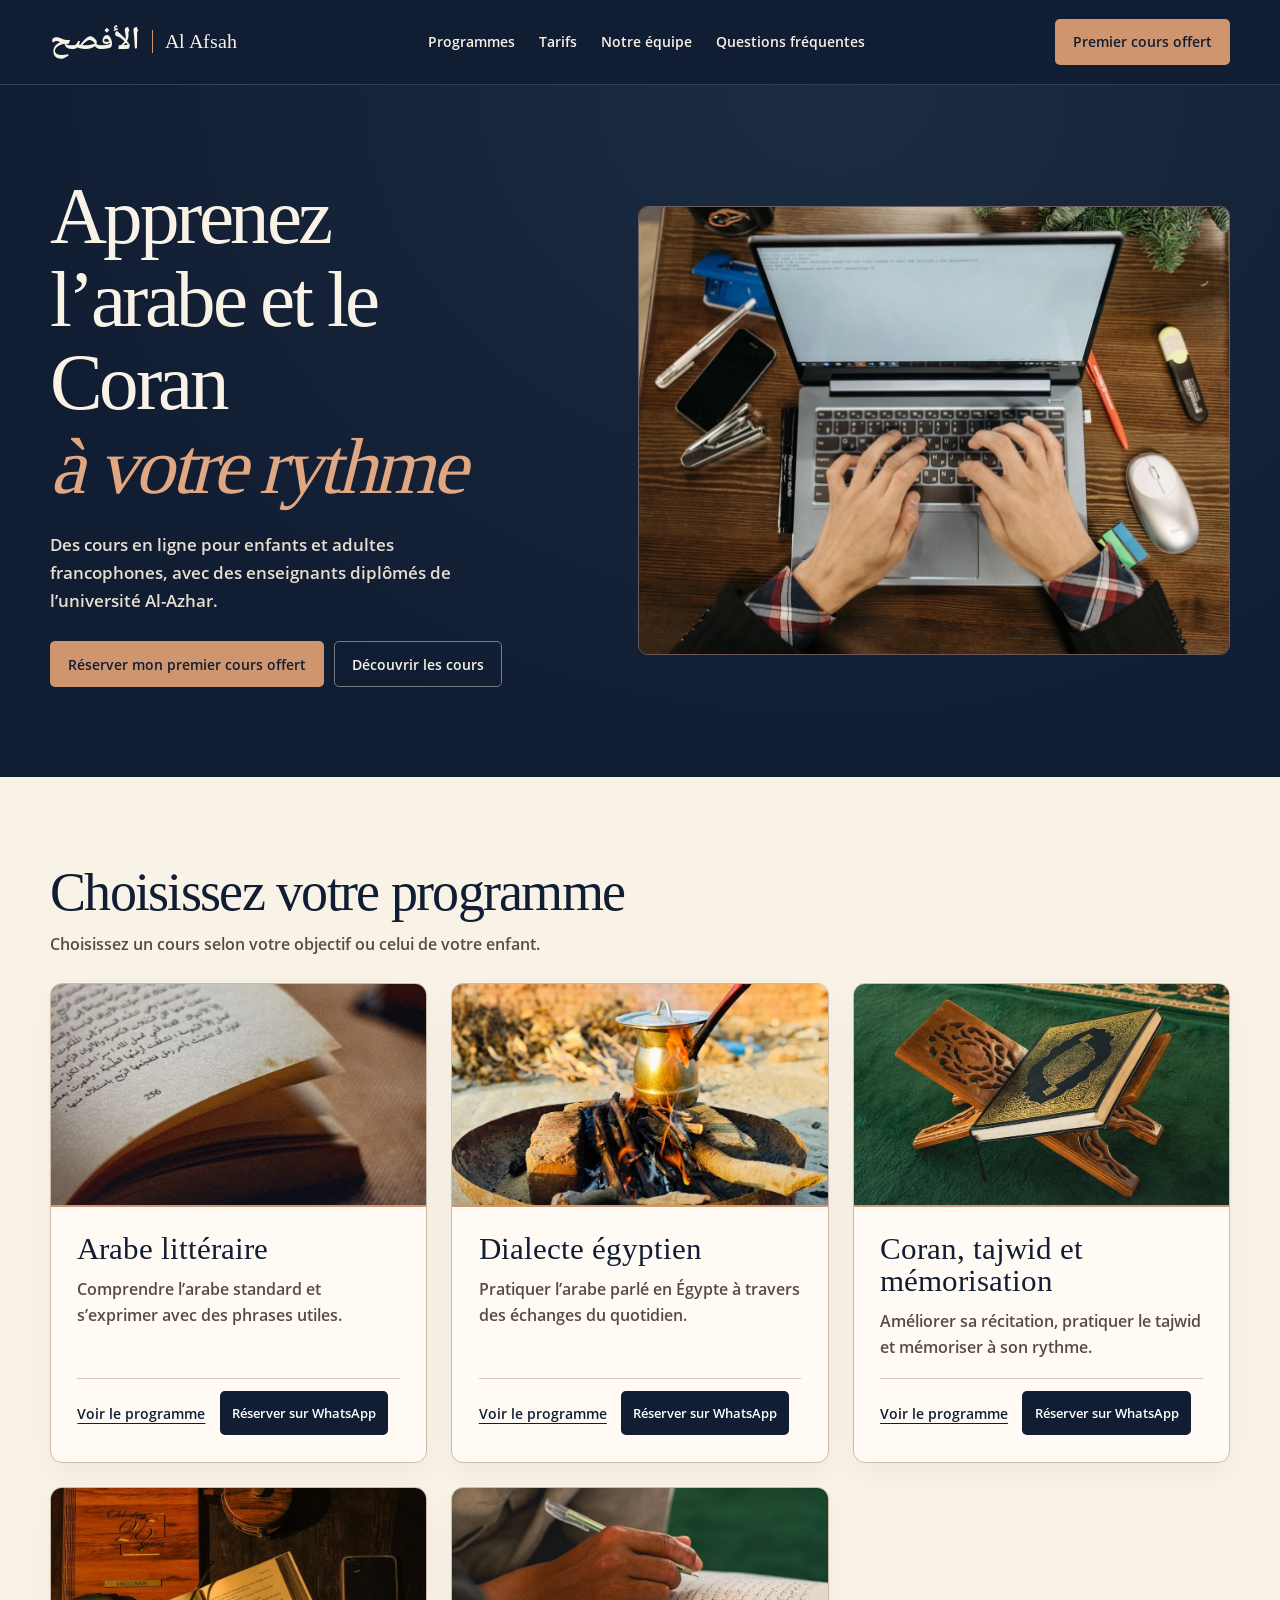
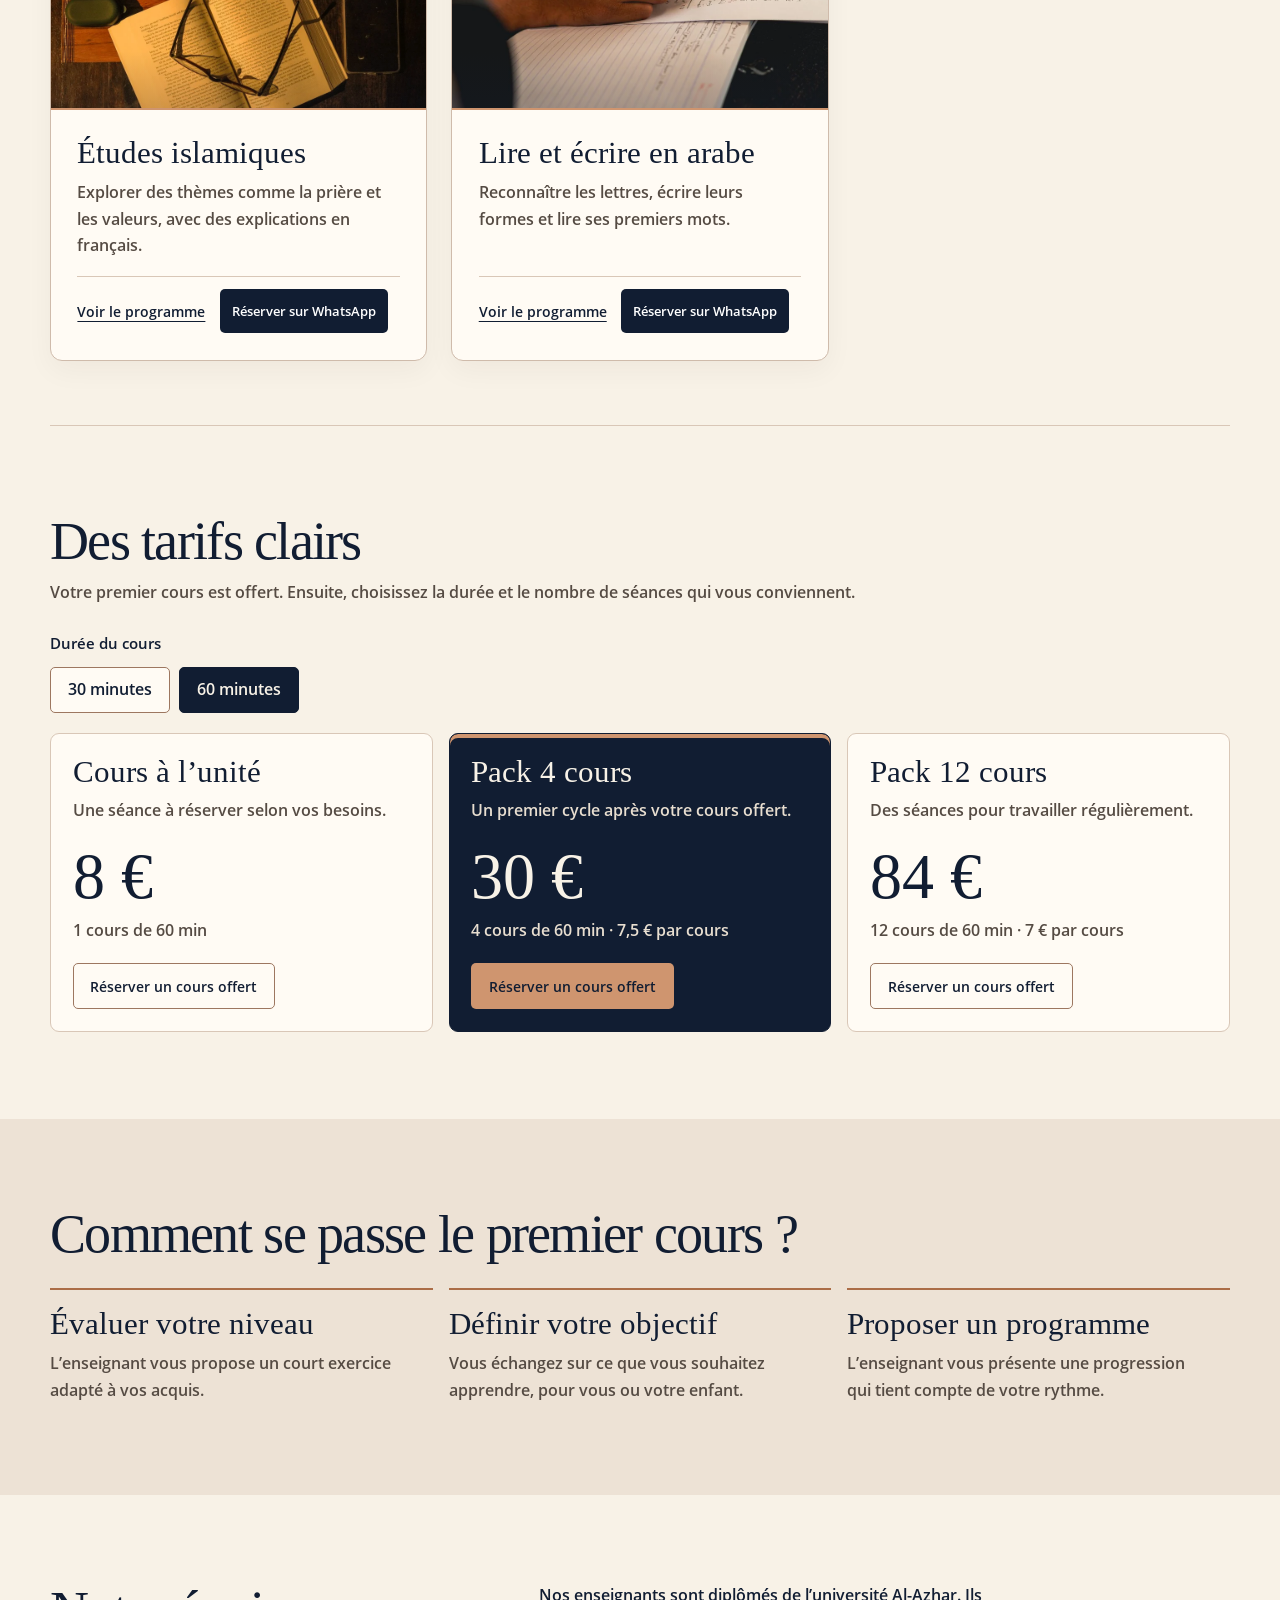
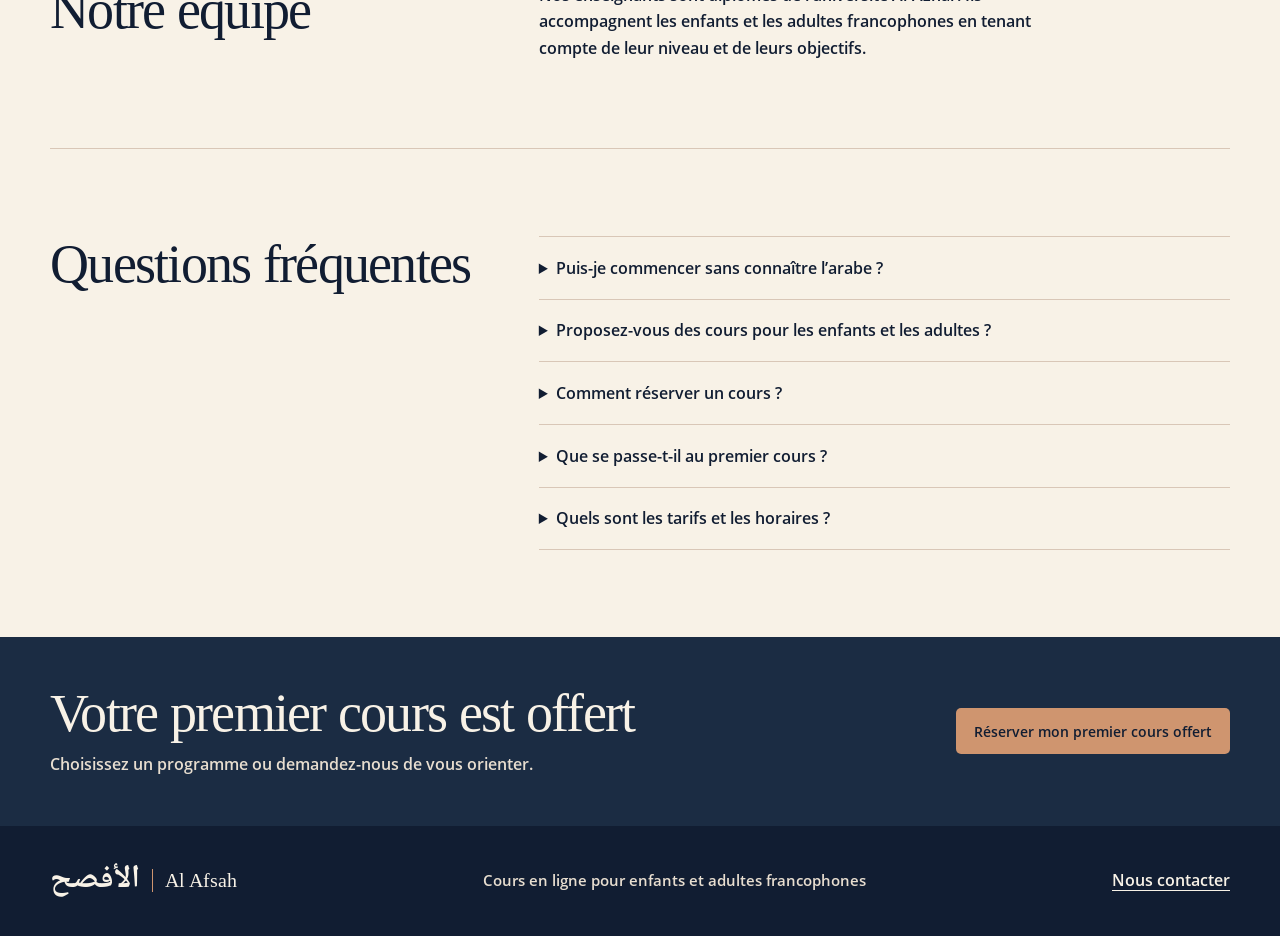
<file: index.html>
<!doctype html><html lang="fr"><head><meta charset="utf-8"><meta name="viewport" content="width=device-width, initial-scale=1"><title>Al Afsah | Cours d’arabe et de Coran en ligne</title><meta name="description" content="Des cours en ligne pour enfants et adultes francophones, avec des enseignants diplômés de l’université Al-Azhar."><link rel="canonical" href="https://al-afsah-academie.leanepoch4.chatgpt.site/"><meta property="og:title" content="Al Afsah | Cours d’arabe et de Coran en ligne"><meta property="og:description" content="Des cours en ligne pour enfants et adultes francophones, avec des enseignants diplômés de l’université Al-Azhar."><meta property="og:image" content="https://al-afsah-academie.leanepoch4.chatgpt.site/assets/hero.webp"><meta name="theme-color" content="#111d32"><link rel="stylesheet" href="styles.css"><script src="main.js" defer></script></head><body><a class="skip" href="#contenu">Aller au contenu</a><header class="site-header"><div class="wrap nav"><a class="brand" href="index.html" aria-label="Al Afsah, accueil"><b lang="ar" dir="rtl">الأفصح</b><span>Al Afsah</span></a><nav aria-label="Navigation principale"><a href="index.html#programmes">Programmes</a><a href="index.html#tarifs">Tarifs</a><a href="index.html#equipe">Notre équipe</a><a href="index.html#questions">Questions fréquentes</a></nav><a class="button header-button" href="https://wa.me/201159014574?text=Bonjour%2C%20je%20souhaite%20r%C3%A9server%20un%20premier%20cours%20offert%20chez%20Al%20Afsah.%20Pouvez-vous%20me%20renseigner%20%3F" target="_blank" rel="noopener noreferrer">Premier cours offert</a></div></header><main id="contenu"><section class="hero"><div class="wrap hero-layout"><div class="hero-copy"><h1>Apprenez l’arabe et le Coran <em>à votre rythme</em></h1><p>Des cours en ligne pour enfants et adultes francophones, avec des enseignants diplômés de l’université Al-Azhar.</p><div class="actions"><a class="button primary" href="https://wa.me/201159014574?text=Bonjour%2C%20je%20souhaite%20r%C3%A9server%20un%20premier%20cours%20offert%20chez%20Al%20Afsah.%20Pouvez-vous%20me%20renseigner%20%3F" target="_blank" rel="noopener noreferrer">Réserver mon premier cours offert</a><a class="button outline" href="#programmes">Découvrir les cours</a></div></div><figure class="hero-figure"><img src="assets/hero.webp" alt="Des mains sur le clavier d’un ordinateur portable, avec du matériel de travail sur le bureau." fetchpriority="high"></figure></div></section>
<section id="programmes" class="wrap section"><div class="section-heading"><h2>Choisissez votre programme</h2><p>Choisissez un cours selon votre objectif ou celui de votre enfant.</p></div><div class="grid course-grid"><article class="card" data-course="arabe-litteraire"><div class="card-photo"><img src="assets/litteraire.webp" alt="Un livre de littérature arabe ouvert sur une page imprimée." loading="lazy"></div><div class="card-body"><h3>Arabe littéraire</h3><p>Comprendre l’arabe standard et s’exprimer avec des phrases utiles.</p><div class="card-actions"><a class="program-link" href="programmes/arabe-litteraire/index.html" aria-label="Voir le programme Arabe littéraire">Voir le programme</a><a class="button small" href="https://wa.me/201159014574?text=Bonjour%2C%20je%20souhaite%20r%C3%A9server%20un%20premier%20cours%20offert%20pour%20le%20programme%20Arabe%20litt%C3%A9raire.%20Quels%20cr%C3%A9neaux%20proposez-vous%20%3F" target="_blank" rel="noopener noreferrer">Réserver sur WhatsApp</a></div></div></article><article class="card" data-course="dialecte-egyptien"><div class="card-photo"><img src="assets/egyptien.webp" alt="Une théière chauffe sur un feu en plein air à Gizeh, en Égypte." loading="lazy"></div><div class="card-body"><h3>Dialecte égyptien</h3><p>Pratiquer l’arabe parlé en Égypte à travers des échanges du quotidien.</p><div class="card-actions"><a class="program-link" href="programmes/dialecte-egyptien/index.html" aria-label="Voir le programme Dialecte égyptien">Voir le programme</a><a class="button small" href="https://wa.me/201159014574?text=Bonjour%2C%20je%20souhaite%20r%C3%A9server%20un%20premier%20cours%20offert%20pour%20le%20programme%20Dialecte%20%C3%A9gyptien.%20Quels%20cr%C3%A9neaux%20proposez-vous%20%3F" target="_blank" rel="noopener noreferrer">Réserver sur WhatsApp</a></div></div></article><article class="card" data-course="coran-tajwid"><div class="card-photo"><img src="assets/coran.webp" alt="Un exemplaire fermé du Coran repose sur un lutrin en bois dans une mosquée." loading="lazy"></div><div class="card-body"><h3>Coran, tajwid et mémorisation</h3><p>Améliorer sa récitation, pratiquer le tajwid et mémoriser à son rythme.</p><div class="card-actions"><a class="program-link" href="programmes/coran-tajwid/index.html" aria-label="Voir le programme Coran, tajwid et mémorisation">Voir le programme</a><a class="button small" href="https://wa.me/201159014574?text=Bonjour%2C%20je%20souhaite%20r%C3%A9server%20un%20premier%20cours%20offert%20pour%20le%20programme%20Coran%2C%20tajwid%20et%20m%C3%A9morisation.%20Quels%20cr%C3%A9neaux%20proposez-vous%20%3F" target="_blank" rel="noopener noreferrer">Réserver sur WhatsApp</a></div></div></article><article class="card" data-course="etudes-islamiques"><div class="card-photo"><img src="assets/etudes.webp" alt="Un livre ouvert, des lunettes et un carnet sur une table de lecture." loading="lazy"></div><div class="card-body"><h3>Études islamiques</h3><p>Explorer des thèmes comme la prière et les valeurs, avec des explications en français.</p><div class="card-actions"><a class="program-link" href="programmes/etudes-islamiques/index.html" aria-label="Voir le programme Études islamiques">Voir le programme</a><a class="button small" href="https://wa.me/201159014574?text=Bonjour%2C%20je%20souhaite%20r%C3%A9server%20un%20premier%20cours%20offert%20pour%20le%20programme%20%C3%89tudes%20islamiques.%20Quels%20cr%C3%A9neaux%20proposez-vous%20%3F" target="_blank" rel="noopener noreferrer">Réserver sur WhatsApp</a></div></div></article><article class="card" data-course="lire-ecrire-arabe"><div class="card-photo"><img src="assets/ecriture.webp" alt="Une main écrit à l’encre sur une page en arabe." loading="lazy"></div><div class="card-body"><h3>Lire et écrire en arabe</h3><p>Reconnaître les lettres, écrire leurs formes et lire ses premiers mots.</p><div class="card-actions"><a class="program-link" href="programmes/lire-ecrire-arabe/index.html" aria-label="Voir le programme Lire et écrire en arabe">Voir le programme</a><a class="button small" href="https://wa.me/201159014574?text=Bonjour%2C%20je%20souhaite%20r%C3%A9server%20un%20premier%20cours%20offert%20pour%20le%20programme%20Lire%20et%20%C3%A9crire%20en%20arabe.%20Quels%20cr%C3%A9neaux%20proposez-vous%20%3F" target="_blank" rel="noopener noreferrer">Réserver sur WhatsApp</a></div></div></article></div></section>
<section id="tarifs" class="wrap section pricing"><div class="section-heading"><h2>Des tarifs clairs</h2><p>Votre premier cours est offert. Ensuite, choisissez la durée et le nombre de séances qui vous conviennent.</p></div>
<fieldset class="duration-picker"><legend>Durée du cours</legend>
<input type="radio" name="duration" id="duration-30"><label for="duration-30">30 minutes</label>
<input type="radio" name="duration" id="duration-60" checked><label for="duration-60">60 minutes</label>
<div class="price-grid price-30" aria-label="Tarifs pour 30 minutes"><article class="price-card"><h3>Cours à l’unité</h3><p class="price-description">Une séance à réserver selon vos besoins.</p><p class="price-total">4,5 €</p><p class="price-unit">1 cours de 30 min</p><a class="button price-button" href="https://wa.me/201159014574?text=Bonjour%2C%20je%20souhaite%20r%C3%A9server%20un%20premier%20cours%20offert%20chez%20Al%20Afsah.%20Je%20suis%20int%C3%A9ress%C3%A9(e)%20par%20un%20cours%20de%2030%20minutes.%20Pouvez-vous%20me%20renseigner%20%3F" target="_blank" rel="noopener noreferrer">Réserver un cours offert</a></article><article class="price-card price-highlight"><h3>Pack 4 cours</h3><p class="price-description">Un premier cycle après votre cours offert.</p><p class="price-total">16 €</p><p class="price-unit">4 cours de 30 min · 4 € par cours</p><a class="button primary" href="https://wa.me/201159014574?text=Bonjour%2C%20je%20souhaite%20r%C3%A9server%20un%20premier%20cours%20offert%20chez%20Al%20Afsah.%20Je%20suis%20int%C3%A9ress%C3%A9(e)%20par%20le%20pack%20de%204%20cours%20de%2030%20minutes.%20Pouvez-vous%20me%20renseigner%20%3F" target="_blank" rel="noopener noreferrer">Réserver un cours offert</a></article><article class="price-card"><h3>Pack 12 cours</h3><p class="price-description">Des séances pour travailler régulièrement.</p><p class="price-total">42 €</p><p class="price-unit">12 cours de 30 min · 3,5 € par cours</p><a class="button price-button" href="https://wa.me/201159014574?text=Bonjour%2C%20je%20souhaite%20r%C3%A9server%20un%20premier%20cours%20offert%20chez%20Al%20Afsah.%20Je%20suis%20int%C3%A9ress%C3%A9(e)%20par%20le%20pack%20de%2012%20cours%20de%2030%20minutes.%20Pouvez-vous%20me%20renseigner%20%3F" target="_blank" rel="noopener noreferrer">Réserver un cours offert</a></article></div><div class="price-grid price-60" aria-label="Tarifs pour 60 minutes"><article class="price-card"><h3>Cours à l’unité</h3><p class="price-description">Une séance à réserver selon vos besoins.</p><p class="price-total">8 €</p><p class="price-unit">1 cours de 60 min</p><a class="button price-button" href="https://wa.me/201159014574?text=Bonjour%2C%20je%20souhaite%20r%C3%A9server%20un%20premier%20cours%20offert%20chez%20Al%20Afsah.%20Je%20suis%20int%C3%A9ress%C3%A9(e)%20par%20un%20cours%20de%2060%20minutes.%20Pouvez-vous%20me%20renseigner%20%3F" target="_blank" rel="noopener noreferrer">Réserver un cours offert</a></article><article class="price-card price-highlight"><h3>Pack 4 cours</h3><p class="price-description">Un premier cycle après votre cours offert.</p><p class="price-total">30 €</p><p class="price-unit">4 cours de 60 min · 7,5 € par cours</p><a class="button primary" href="https://wa.me/201159014574?text=Bonjour%2C%20je%20souhaite%20r%C3%A9server%20un%20premier%20cours%20offert%20chez%20Al%20Afsah.%20Je%20suis%20int%C3%A9ress%C3%A9(e)%20par%20le%20pack%20de%204%20cours%20de%2060%20minutes.%20Pouvez-vous%20me%20renseigner%20%3F" target="_blank" rel="noopener noreferrer">Réserver un cours offert</a></article><article class="price-card"><h3>Pack 12 cours</h3><p class="price-description">Des séances pour travailler régulièrement.</p><p class="price-total">84 €</p><p class="price-unit">12 cours de 60 min · 7 € par cours</p><a class="button price-button" href="https://wa.me/201159014574?text=Bonjour%2C%20je%20souhaite%20r%C3%A9server%20un%20premier%20cours%20offert%20chez%20Al%20Afsah.%20Je%20suis%20int%C3%A9ress%C3%A9(e)%20par%20le%20pack%20de%2012%20cours%20de%2060%20minutes.%20Pouvez-vous%20me%20renseigner%20%3F" target="_blank" rel="noopener noreferrer">Réserver un cours offert</a></article></div>
</fieldset></section>
<section class="steps-band"><div class="wrap section"><div class="section-heading"><h2>Comment se passe le premier cours&nbsp;?</h2></div><ol class="steps"><li><h3>Évaluer votre niveau</h3><p>L’enseignant vous propose un court exercice adapté à vos acquis.</p></li><li><h3>Définir votre objectif</h3><p>Vous échangez sur ce que vous souhaitez apprendre, pour vous ou votre enfant.</p></li><li><h3>Proposer un programme</h3><p>L’enseignant vous présente une progression qui tient compte de votre rythme.</p></li></ol></div></section>
<section id="equipe" class="wrap section team"><h2>Notre équipe</h2><p>Nos enseignants sont diplômés de l’université Al-Azhar. Ils accompagnent les enfants et les adultes francophones en tenant compte de leur niveau et de leurs objectifs.</p></section>
<section id="questions" class="wrap section faq"><div class="section-heading"><h2>Questions fréquentes</h2></div><div><details><summary>Puis-je commencer sans connaître l’arabe ?</summary><p>Oui. Lors du premier cours, l’enseignant repère vos acquis et vous propose un point de départ adapté.</p></details><details><summary>Proposez-vous des cours pour les enfants et les adultes ?</summary><p>Oui. Les activités sont adaptées à l’âge, au niveau et à l’objectif de chaque apprenant.</p></details><details><summary>Comment réserver un cours ?</summary><p>Choisissez un programme et ouvrez WhatsApp avec le bouton de réservation. L’académie vous indiquera les créneaux disponibles.</p></details><details><summary>Que se passe-t-il au premier cours ?</summary><p>L’enseignant évalue votre niveau, échange avec vous sur votre objectif et vous propose un programme adapté à votre rythme. Le premier cours est offert.</p></details><details><summary>Quels sont les tarifs et les horaires ?</summary><p>Consultez les <a href="#tarifs">tarifs des cours de 30 et 60 minutes</a>. Pour les créneaux disponibles, écrivez-nous sur <a class="inline-link" href="https://wa.me/201159014574?text=Bonjour%2C%20j%E2%80%99ai%20une%20question%20sur%20les%20cours%20d%E2%80%99Al%20Afsah." target="_blank" rel="noopener noreferrer">WhatsApp</a>.</p></details></div></section>
<section class="end-band"><div class="wrap end"><div><h2>Votre premier cours est offert</h2><p>Choisissez un programme ou demandez-nous de vous orienter.</p></div><a class="button primary" href="https://wa.me/201159014574?text=Bonjour%2C%20je%20souhaite%20r%C3%A9server%20un%20premier%20cours%20offert%20chez%20Al%20Afsah.%20Pouvez-vous%20me%20renseigner%20%3F" target="_blank" rel="noopener noreferrer">Réserver mon premier cours offert</a></div></section></main><footer><div class="wrap footer"><a class="brand" href="index.html" aria-label="Al Afsah, accueil"><b lang="ar" dir="rtl">الأفصح</b><span>Al Afsah</span></a><p>Cours en ligne pour enfants et adultes francophones</p><a class="footer-link" href="https://wa.me/201159014574?text=Bonjour%2C%20j%E2%80%99ai%20une%20question%20sur%20les%20cours%20d%E2%80%99Al%20Afsah." target="_blank" rel="noopener noreferrer">Nous contacter</a></div></footer><a class="floating" href="https://wa.me/201159014574?text=Bonjour%2C%20j%E2%80%99ai%20une%20question%20sur%20les%20cours%20d%E2%80%99Al%20Afsah." target="_blank" rel="noopener noreferrer">WhatsApp</a></body></html>
</file>
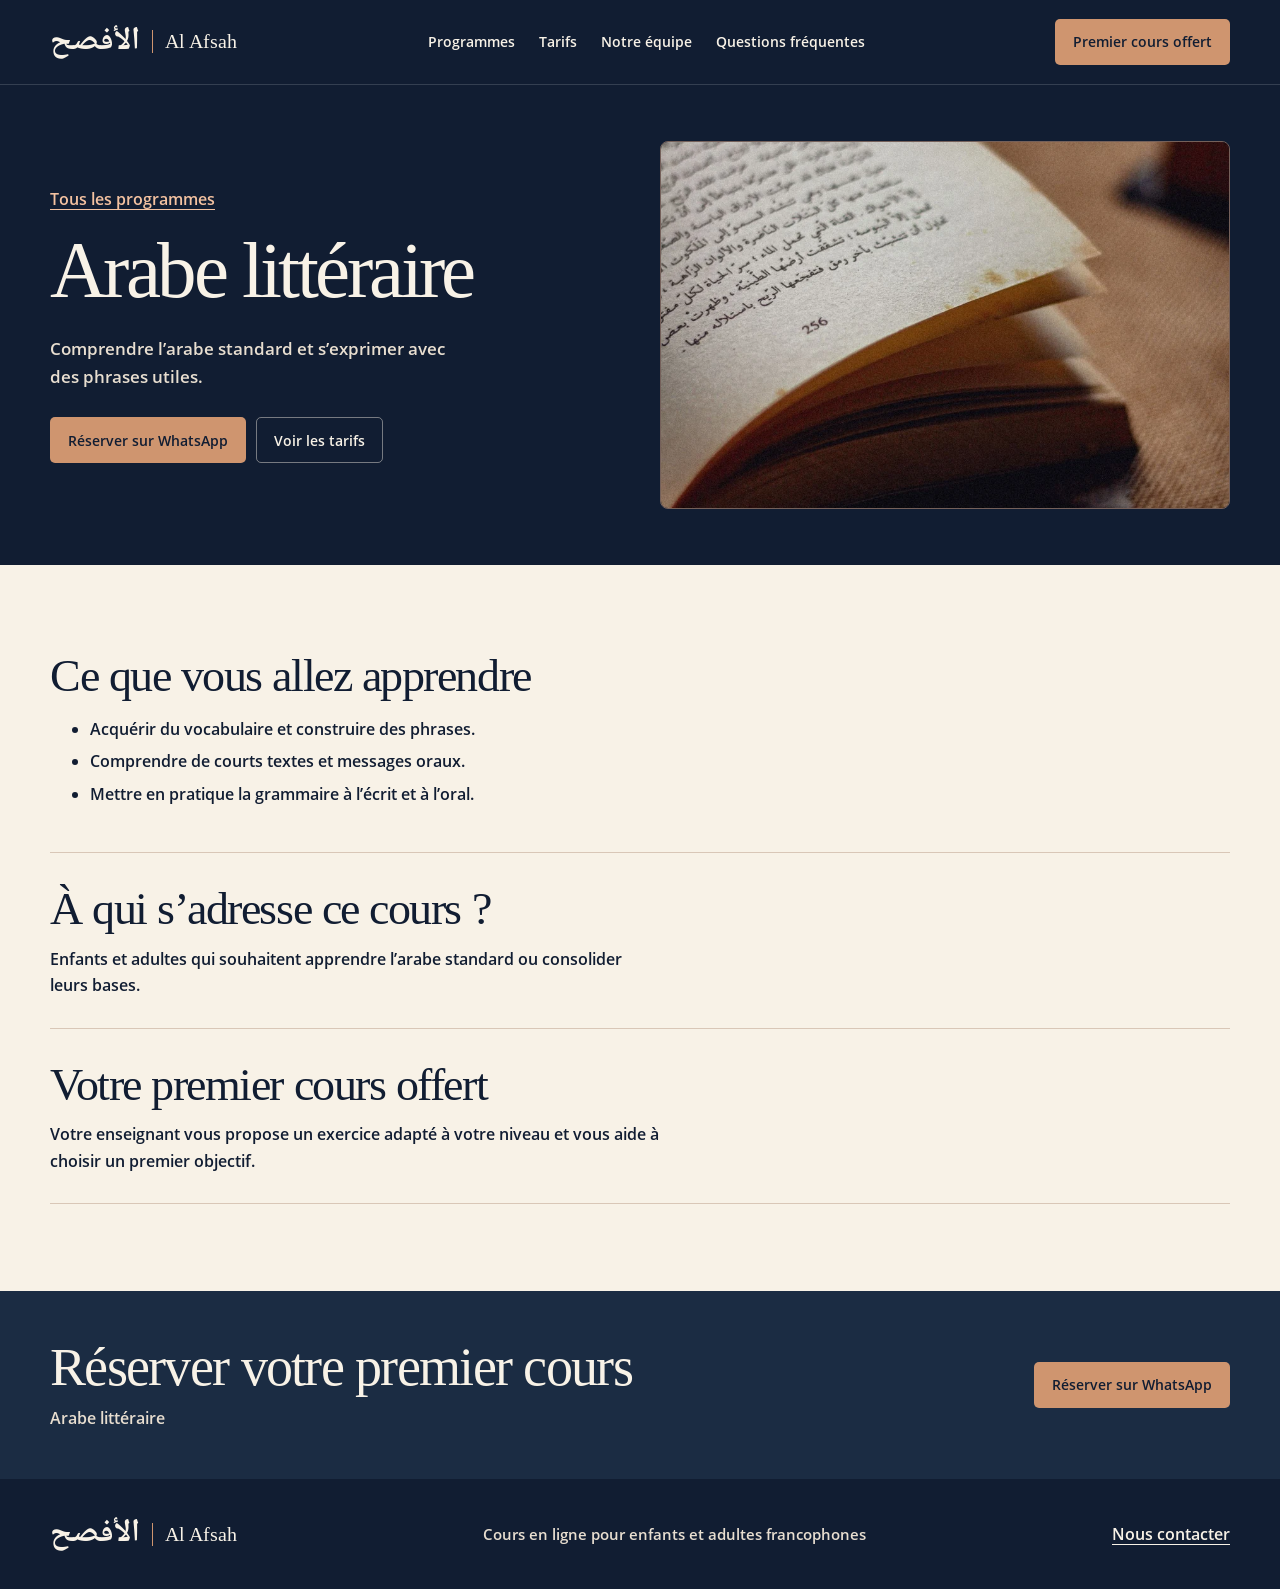
<file: programmes/arabe-litteraire/index.html>
<!doctype html><html lang="fr"><head><meta charset="utf-8"><meta name="viewport" content="width=device-width, initial-scale=1"><title>Arabe littéraire en ligne | Al Afsah</title><meta name="description" content="Comprendre l’arabe standard et s’exprimer avec des phrases utiles."><link rel="canonical" href="https://al-afsah-academie.leanepoch4.chatgpt.site/programmes/arabe-litteraire/"><meta property="og:title" content="Arabe littéraire en ligne | Al Afsah"><meta property="og:description" content="Comprendre l’arabe standard et s’exprimer avec des phrases utiles."><meta property="og:image" content="https://al-afsah-academie.leanepoch4.chatgpt.site/assets/hero.webp"><meta name="theme-color" content="#111d32"><link rel="stylesheet" href="../../styles.css"><script src="../../main.js" defer></script></head><body><a class="skip" href="#contenu">Aller au contenu</a><header class="site-header"><div class="wrap nav"><a class="brand" href="../../index.html" aria-label="Al Afsah, accueil"><b lang="ar" dir="rtl">الأفصح</b><span>Al Afsah</span></a><nav aria-label="Navigation principale"><a href="../../index.html#programmes">Programmes</a><a href="../../index.html#tarifs">Tarifs</a><a href="../../index.html#equipe">Notre équipe</a><a href="../../index.html#questions">Questions fréquentes</a></nav><a class="button header-button" href="https://wa.me/201159014574?text=Bonjour%2C%20je%20souhaite%20r%C3%A9server%20un%20premier%20cours%20offert%20chez%20Al%20Afsah.%20Pouvez-vous%20me%20renseigner%20%3F" target="_blank" rel="noopener noreferrer">Premier cours offert</a></div></header><main id="contenu"><section class="detail-hero"><div class="wrap detail-layout"><div><a class="back" href="../../index.html#programmes">Tous les programmes</a><h1>Arabe littéraire</h1><p>Comprendre l’arabe standard et s’exprimer avec des phrases utiles.</p><div class="actions"><a class="button primary" href="https://wa.me/201159014574?text=Bonjour%2C%20je%20souhaite%20r%C3%A9server%20un%20premier%20cours%20offert%20pour%20le%20programme%20Arabe%20litt%C3%A9raire.%20Quels%20cr%C3%A9neaux%20proposez-vous%20%3F" target="_blank" rel="noopener noreferrer">Réserver sur WhatsApp</a><a class="button outline" href="../../index.html#tarifs">Voir les tarifs</a></div></div><figure><img src="../../assets/litteraire.webp" alt="Un livre de littérature arabe ouvert sur une page imprimée." fetchpriority="high"></figure></div></section><div class="wrap section course-details"><section><h2>Ce que vous allez apprendre</h2><ul><li>Acquérir du vocabulaire et construire des phrases.</li><li>Comprendre de courts textes et messages oraux.</li><li>Mettre en pratique la grammaire à l’écrit et à l’oral.</li></ul></section><section><h2>À qui s’adresse ce cours&nbsp;?</h2><p>Enfants et adultes qui souhaitent apprendre l’arabe standard ou consolider leurs bases.</p></section><section><h2>Votre premier cours offert</h2><p>Votre enseignant vous propose un exercice adapté à votre niveau et vous aide à choisir un premier objectif.</p></section></div><section class="end-band"><div class="wrap end"><div><h2>Réserver votre premier cours</h2><p>Arabe littéraire</p></div><a class="button primary" href="https://wa.me/201159014574?text=Bonjour%2C%20je%20souhaite%20r%C3%A9server%20un%20premier%20cours%20offert%20pour%20le%20programme%20Arabe%20litt%C3%A9raire.%20Quels%20cr%C3%A9neaux%20proposez-vous%20%3F" target="_blank" rel="noopener noreferrer">Réserver sur WhatsApp</a></div></section></main><footer><div class="wrap footer"><a class="brand" href="../../index.html" aria-label="Al Afsah, accueil"><b lang="ar" dir="rtl">الأفصح</b><span>Al Afsah</span></a><p>Cours en ligne pour enfants et adultes francophones</p><a class="footer-link" href="https://wa.me/201159014574?text=Bonjour%2C%20j%E2%80%99ai%20une%20question%20sur%20les%20cours%20d%E2%80%99Al%20Afsah." target="_blank" rel="noopener noreferrer">Nous contacter</a></div></footer><a class="floating" href="https://wa.me/201159014574?text=Bonjour%2C%20j%E2%80%99ai%20une%20question%20sur%20les%20cours%20d%E2%80%99Al%20Afsah." target="_blank" rel="noopener noreferrer">WhatsApp</a></body></html>
</file>
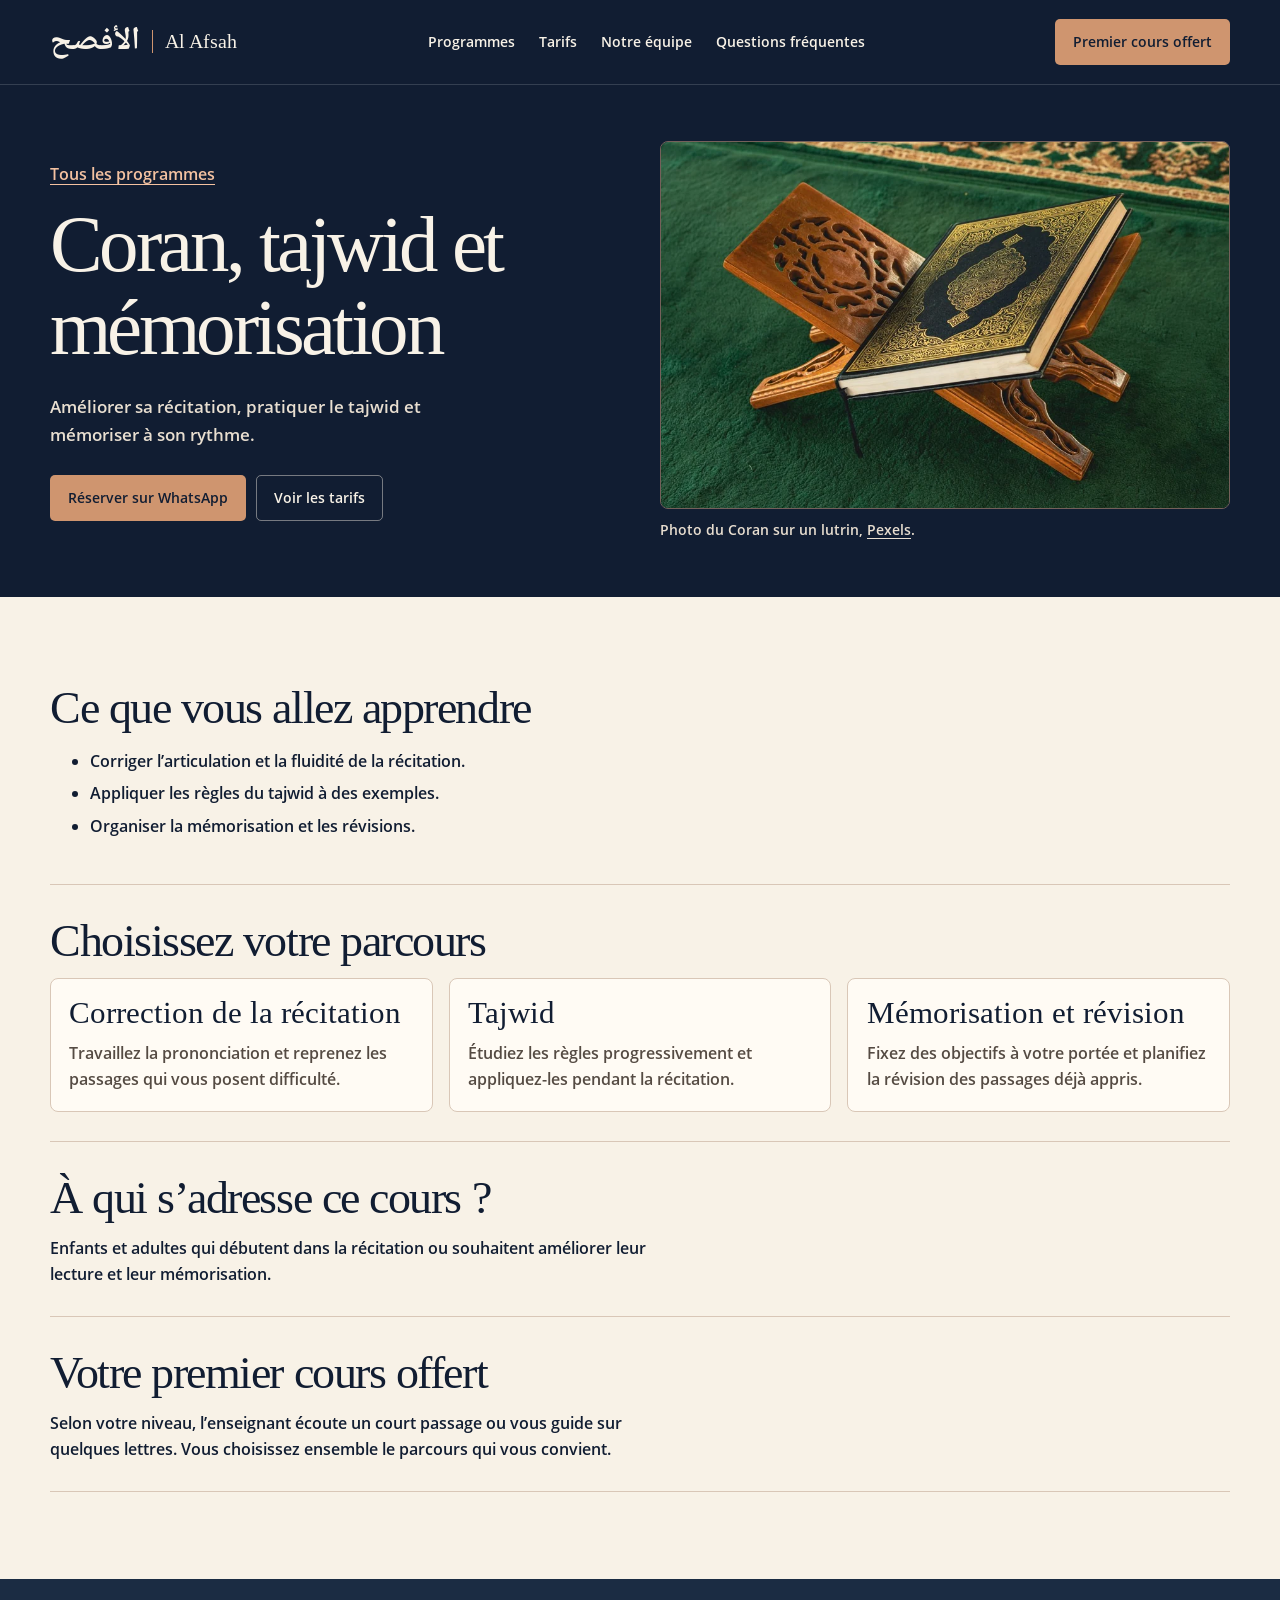
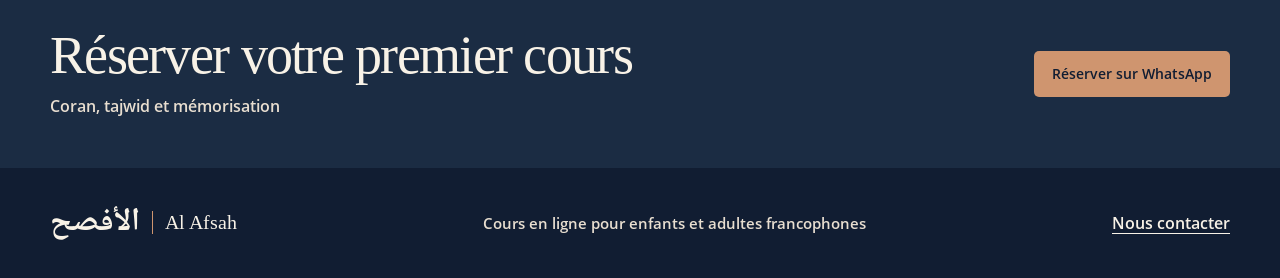
<file: programmes/coran-tajwid/index.html>
<!doctype html><html lang="fr"><head><meta charset="utf-8"><meta name="viewport" content="width=device-width, initial-scale=1"><title>Coran, tajwid et mémorisation en ligne | Al Afsah</title><meta name="description" content="Améliorer sa récitation, pratiquer le tajwid et mémoriser à son rythme."><link rel="canonical" href="https://al-afsah-academie.leanepoch4.chatgpt.site/programmes/coran-tajwid/"><meta property="og:title" content="Coran, tajwid et mémorisation en ligne | Al Afsah"><meta property="og:description" content="Améliorer sa récitation, pratiquer le tajwid et mémoriser à son rythme."><meta property="og:image" content="https://al-afsah-academie.leanepoch4.chatgpt.site/assets/hero.webp"><meta name="theme-color" content="#111d32"><link rel="stylesheet" href="../../styles.css"><script src="../../main.js" defer></script></head><body><a class="skip" href="#contenu">Aller au contenu</a><header class="site-header"><div class="wrap nav"><a class="brand" href="../../index.html" aria-label="Al Afsah, accueil"><b lang="ar" dir="rtl">الأفصح</b><span>Al Afsah</span></a><nav aria-label="Navigation principale"><a href="../../index.html#programmes">Programmes</a><a href="../../index.html#tarifs">Tarifs</a><a href="../../index.html#equipe">Notre équipe</a><a href="../../index.html#questions">Questions fréquentes</a></nav><a class="button header-button" href="https://wa.me/201159014574?text=Bonjour%2C%20je%20souhaite%20r%C3%A9server%20un%20premier%20cours%20offert%20chez%20Al%20Afsah.%20Pouvez-vous%20me%20renseigner%20%3F" target="_blank" rel="noopener noreferrer">Premier cours offert</a></div></header><main id="contenu"><section class="detail-hero"><div class="wrap detail-layout"><div><a class="back" href="../../index.html#programmes">Tous les programmes</a><h1>Coran, tajwid et mémorisation</h1><p>Améliorer sa récitation, pratiquer le tajwid et mémoriser à son rythme.</p><div class="actions"><a class="button primary" href="https://wa.me/201159014574?text=Bonjour%2C%20je%20souhaite%20r%C3%A9server%20un%20premier%20cours%20offert%20pour%20le%20programme%20Coran%2C%20tajwid%20et%20m%C3%A9morisation.%20Quels%20cr%C3%A9neaux%20proposez-vous%20%3F" target="_blank" rel="noopener noreferrer">Réserver sur WhatsApp</a><a class="button outline" href="../../index.html#tarifs">Voir les tarifs</a></div></div><figure><img src="../../assets/coran.webp" alt="Un exemplaire fermé du Coran repose sur un lutrin en bois dans une mosquée." fetchpriority="high"><figcaption class="credit">Photo du Coran sur un lutrin, <a href="https://www.pexels.com/photo/quran-on-wooden-stand-in-mosque-interior-28823668/">Pexels</a>.</figcaption></figure></div></section><div class="wrap section course-details"><section><h2>Ce que vous allez apprendre</h2><ul><li>Corriger l’articulation et la fluidité de la récitation.</li><li>Appliquer les règles du tajwid à des exemples.</li><li>Organiser la mémorisation et les révisions.</li></ul></section><section><h2>Choisissez votre parcours</h2><div class="paths"><article><h3>Correction de la récitation</h3><p>Travaillez la prononciation et reprenez les passages qui vous posent difficulté.</p></article><article><h3>Tajwid</h3><p>Étudiez les règles progressivement et appliquez-les pendant la récitation.</p></article><article><h3>Mémorisation et révision</h3><p>Fixez des objectifs à votre portée et planifiez la révision des passages déjà appris.</p></article></div></section><section><h2>À qui s’adresse ce cours&nbsp;?</h2><p>Enfants et adultes qui débutent dans la récitation ou souhaitent améliorer leur lecture et leur mémorisation.</p></section><section><h2>Votre premier cours offert</h2><p>Selon votre niveau, l’enseignant écoute un court passage ou vous guide sur quelques lettres. Vous choisissez ensemble le parcours qui vous convient.</p></section></div><section class="end-band"><div class="wrap end"><div><h2>Réserver votre premier cours</h2><p>Coran, tajwid et mémorisation</p></div><a class="button primary" href="https://wa.me/201159014574?text=Bonjour%2C%20je%20souhaite%20r%C3%A9server%20un%20premier%20cours%20offert%20pour%20le%20programme%20Coran%2C%20tajwid%20et%20m%C3%A9morisation.%20Quels%20cr%C3%A9neaux%20proposez-vous%20%3F" target="_blank" rel="noopener noreferrer">Réserver sur WhatsApp</a></div></section></main><footer><div class="wrap footer"><a class="brand" href="../../index.html" aria-label="Al Afsah, accueil"><b lang="ar" dir="rtl">الأفصح</b><span>Al Afsah</span></a><p>Cours en ligne pour enfants et adultes francophones</p><a class="footer-link" href="https://wa.me/201159014574?text=Bonjour%2C%20j%E2%80%99ai%20une%20question%20sur%20les%20cours%20d%E2%80%99Al%20Afsah." target="_blank" rel="noopener noreferrer">Nous contacter</a></div></footer><a class="floating" href="https://wa.me/201159014574?text=Bonjour%2C%20j%E2%80%99ai%20une%20question%20sur%20les%20cours%20d%E2%80%99Al%20Afsah." target="_blank" rel="noopener noreferrer">WhatsApp</a></body></html>
</file>
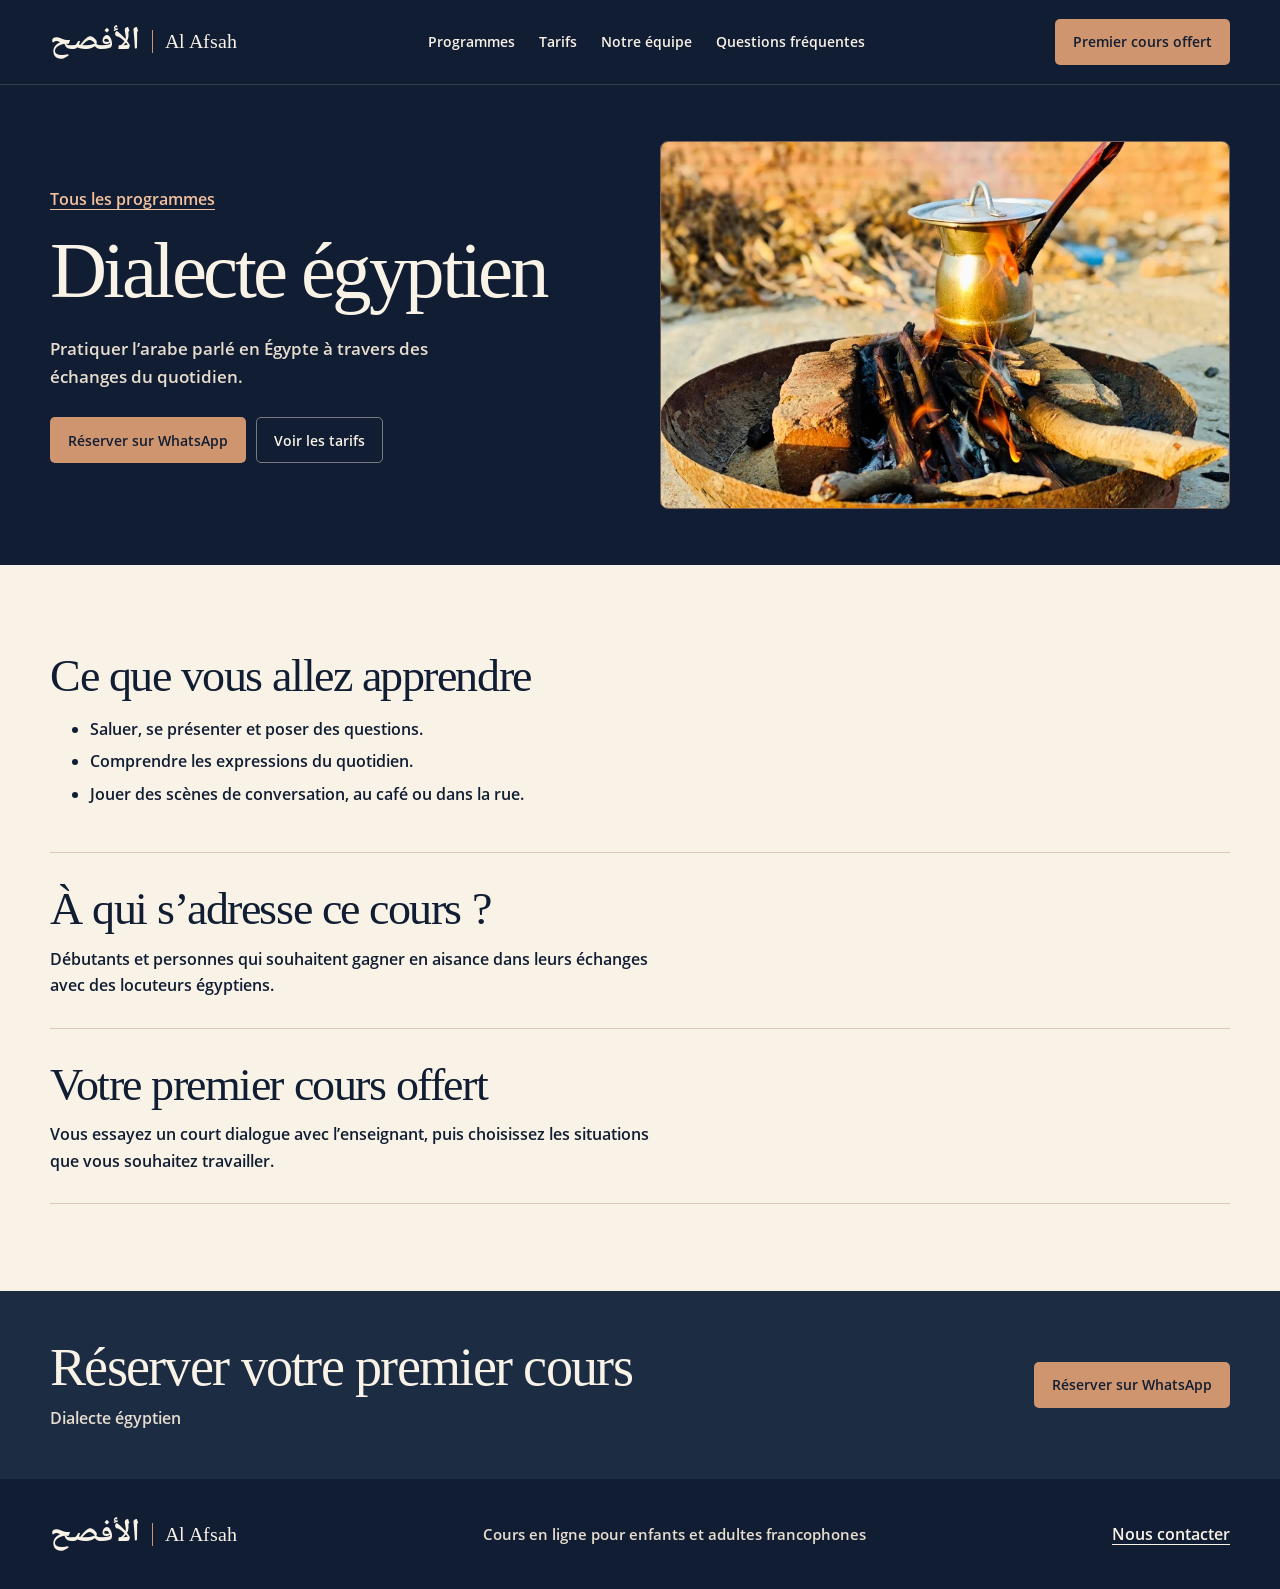
<file: programmes/dialecte-egyptien/index.html>
<!doctype html><html lang="fr"><head><meta charset="utf-8"><meta name="viewport" content="width=device-width, initial-scale=1"><title>Dialecte égyptien en ligne | Al Afsah</title><meta name="description" content="Pratiquer l’arabe parlé en Égypte à travers des échanges du quotidien."><link rel="canonical" href="https://al-afsah-academie.leanepoch4.chatgpt.site/programmes/dialecte-egyptien/"><meta property="og:title" content="Dialecte égyptien en ligne | Al Afsah"><meta property="og:description" content="Pratiquer l’arabe parlé en Égypte à travers des échanges du quotidien."><meta property="og:image" content="https://al-afsah-academie.leanepoch4.chatgpt.site/assets/hero.webp"><meta name="theme-color" content="#111d32"><link rel="stylesheet" href="../../styles.css"><script src="../../main.js" defer></script></head><body><a class="skip" href="#contenu">Aller au contenu</a><header class="site-header"><div class="wrap nav"><a class="brand" href="../../index.html" aria-label="Al Afsah, accueil"><b lang="ar" dir="rtl">الأفصح</b><span>Al Afsah</span></a><nav aria-label="Navigation principale"><a href="../../index.html#programmes">Programmes</a><a href="../../index.html#tarifs">Tarifs</a><a href="../../index.html#equipe">Notre équipe</a><a href="../../index.html#questions">Questions fréquentes</a></nav><a class="button header-button" href="https://wa.me/201159014574?text=Bonjour%2C%20je%20souhaite%20r%C3%A9server%20un%20premier%20cours%20offert%20chez%20Al%20Afsah.%20Pouvez-vous%20me%20renseigner%20%3F" target="_blank" rel="noopener noreferrer">Premier cours offert</a></div></header><main id="contenu"><section class="detail-hero"><div class="wrap detail-layout"><div><a class="back" href="../../index.html#programmes">Tous les programmes</a><h1>Dialecte égyptien</h1><p>Pratiquer l’arabe parlé en Égypte à travers des échanges du quotidien.</p><div class="actions"><a class="button primary" href="https://wa.me/201159014574?text=Bonjour%2C%20je%20souhaite%20r%C3%A9server%20un%20premier%20cours%20offert%20pour%20le%20programme%20Dialecte%20%C3%A9gyptien.%20Quels%20cr%C3%A9neaux%20proposez-vous%20%3F" target="_blank" rel="noopener noreferrer">Réserver sur WhatsApp</a><a class="button outline" href="../../index.html#tarifs">Voir les tarifs</a></div></div><figure><img src="../../assets/egyptien.webp" alt="Une théière chauffe sur un feu en plein air à Gizeh, en Égypte." fetchpriority="high"></figure></div></section><div class="wrap section course-details"><section><h2>Ce que vous allez apprendre</h2><ul><li>Saluer, se présenter et poser des questions.</li><li>Comprendre les expressions du quotidien.</li><li>Jouer des scènes de conversation, au café ou dans la rue.</li></ul></section><section><h2>À qui s’adresse ce cours&nbsp;?</h2><p>Débutants et personnes qui souhaitent gagner en aisance dans leurs échanges avec des locuteurs égyptiens.</p></section><section><h2>Votre premier cours offert</h2><p>Vous essayez un court dialogue avec l’enseignant, puis choisissez les situations que vous souhaitez travailler.</p></section></div><section class="end-band"><div class="wrap end"><div><h2>Réserver votre premier cours</h2><p>Dialecte égyptien</p></div><a class="button primary" href="https://wa.me/201159014574?text=Bonjour%2C%20je%20souhaite%20r%C3%A9server%20un%20premier%20cours%20offert%20pour%20le%20programme%20Dialecte%20%C3%A9gyptien.%20Quels%20cr%C3%A9neaux%20proposez-vous%20%3F" target="_blank" rel="noopener noreferrer">Réserver sur WhatsApp</a></div></section></main><footer><div class="wrap footer"><a class="brand" href="../../index.html" aria-label="Al Afsah, accueil"><b lang="ar" dir="rtl">الأفصح</b><span>Al Afsah</span></a><p>Cours en ligne pour enfants et adultes francophones</p><a class="footer-link" href="https://wa.me/201159014574?text=Bonjour%2C%20j%E2%80%99ai%20une%20question%20sur%20les%20cours%20d%E2%80%99Al%20Afsah." target="_blank" rel="noopener noreferrer">Nous contacter</a></div></footer><a class="floating" href="https://wa.me/201159014574?text=Bonjour%2C%20j%E2%80%99ai%20une%20question%20sur%20les%20cours%20d%E2%80%99Al%20Afsah." target="_blank" rel="noopener noreferrer">WhatsApp</a></body></html>
</file>
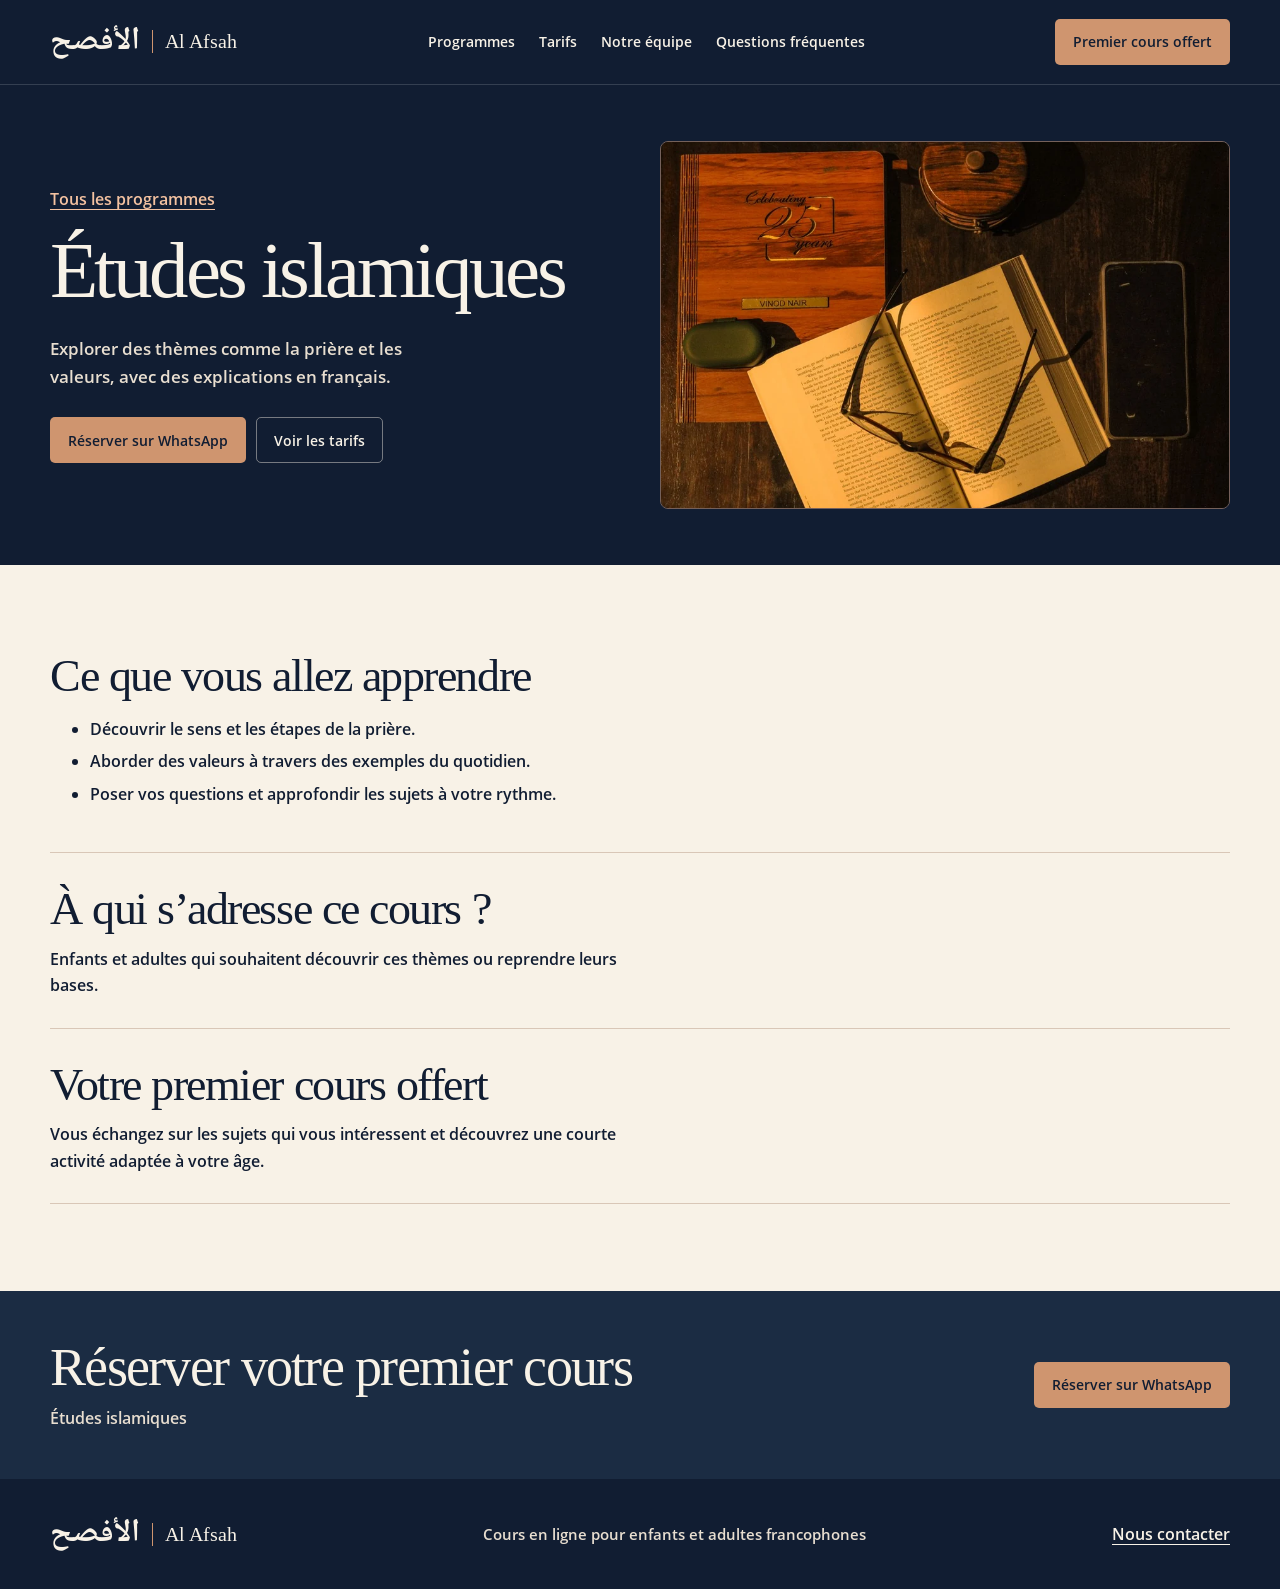
<file: programmes/etudes-islamiques/index.html>
<!doctype html><html lang="fr"><head><meta charset="utf-8"><meta name="viewport" content="width=device-width, initial-scale=1"><title>Études islamiques en ligne | Al Afsah</title><meta name="description" content="Explorer des thèmes comme la prière et les valeurs, avec des explications en français."><link rel="canonical" href="https://al-afsah-academie.leanepoch4.chatgpt.site/programmes/etudes-islamiques/"><meta property="og:title" content="Études islamiques en ligne | Al Afsah"><meta property="og:description" content="Explorer des thèmes comme la prière et les valeurs, avec des explications en français."><meta property="og:image" content="https://al-afsah-academie.leanepoch4.chatgpt.site/assets/hero.webp"><meta name="theme-color" content="#111d32"><link rel="stylesheet" href="../../styles.css"><script src="../../main.js" defer></script></head><body><a class="skip" href="#contenu">Aller au contenu</a><header class="site-header"><div class="wrap nav"><a class="brand" href="../../index.html" aria-label="Al Afsah, accueil"><b lang="ar" dir="rtl">الأفصح</b><span>Al Afsah</span></a><nav aria-label="Navigation principale"><a href="../../index.html#programmes">Programmes</a><a href="../../index.html#tarifs">Tarifs</a><a href="../../index.html#equipe">Notre équipe</a><a href="../../index.html#questions">Questions fréquentes</a></nav><a class="button header-button" href="https://wa.me/201159014574?text=Bonjour%2C%20je%20souhaite%20r%C3%A9server%20un%20premier%20cours%20offert%20chez%20Al%20Afsah.%20Pouvez-vous%20me%20renseigner%20%3F" target="_blank" rel="noopener noreferrer">Premier cours offert</a></div></header><main id="contenu"><section class="detail-hero"><div class="wrap detail-layout"><div><a class="back" href="../../index.html#programmes">Tous les programmes</a><h1>Études islamiques</h1><p>Explorer des thèmes comme la prière et les valeurs, avec des explications en français.</p><div class="actions"><a class="button primary" href="https://wa.me/201159014574?text=Bonjour%2C%20je%20souhaite%20r%C3%A9server%20un%20premier%20cours%20offert%20pour%20le%20programme%20%C3%89tudes%20islamiques.%20Quels%20cr%C3%A9neaux%20proposez-vous%20%3F" target="_blank" rel="noopener noreferrer">Réserver sur WhatsApp</a><a class="button outline" href="../../index.html#tarifs">Voir les tarifs</a></div></div><figure><img src="../../assets/etudes.webp" alt="Un livre ouvert, des lunettes et un carnet sur une table de lecture." fetchpriority="high"></figure></div></section><div class="wrap section course-details"><section><h2>Ce que vous allez apprendre</h2><ul><li>Découvrir le sens et les étapes de la prière.</li><li>Aborder des valeurs à travers des exemples du quotidien.</li><li>Poser vos questions et approfondir les sujets à votre rythme.</li></ul></section><section><h2>À qui s’adresse ce cours&nbsp;?</h2><p>Enfants et adultes qui souhaitent découvrir ces thèmes ou reprendre leurs bases.</p></section><section><h2>Votre premier cours offert</h2><p>Vous échangez sur les sujets qui vous intéressent et découvrez une courte activité adaptée à votre âge.</p></section></div><section class="end-band"><div class="wrap end"><div><h2>Réserver votre premier cours</h2><p>Études islamiques</p></div><a class="button primary" href="https://wa.me/201159014574?text=Bonjour%2C%20je%20souhaite%20r%C3%A9server%20un%20premier%20cours%20offert%20pour%20le%20programme%20%C3%89tudes%20islamiques.%20Quels%20cr%C3%A9neaux%20proposez-vous%20%3F" target="_blank" rel="noopener noreferrer">Réserver sur WhatsApp</a></div></section></main><footer><div class="wrap footer"><a class="brand" href="../../index.html" aria-label="Al Afsah, accueil"><b lang="ar" dir="rtl">الأفصح</b><span>Al Afsah</span></a><p>Cours en ligne pour enfants et adultes francophones</p><a class="footer-link" href="https://wa.me/201159014574?text=Bonjour%2C%20j%E2%80%99ai%20une%20question%20sur%20les%20cours%20d%E2%80%99Al%20Afsah." target="_blank" rel="noopener noreferrer">Nous contacter</a></div></footer><a class="floating" href="https://wa.me/201159014574?text=Bonjour%2C%20j%E2%80%99ai%20une%20question%20sur%20les%20cours%20d%E2%80%99Al%20Afsah." target="_blank" rel="noopener noreferrer">WhatsApp</a></body></html>
</file>
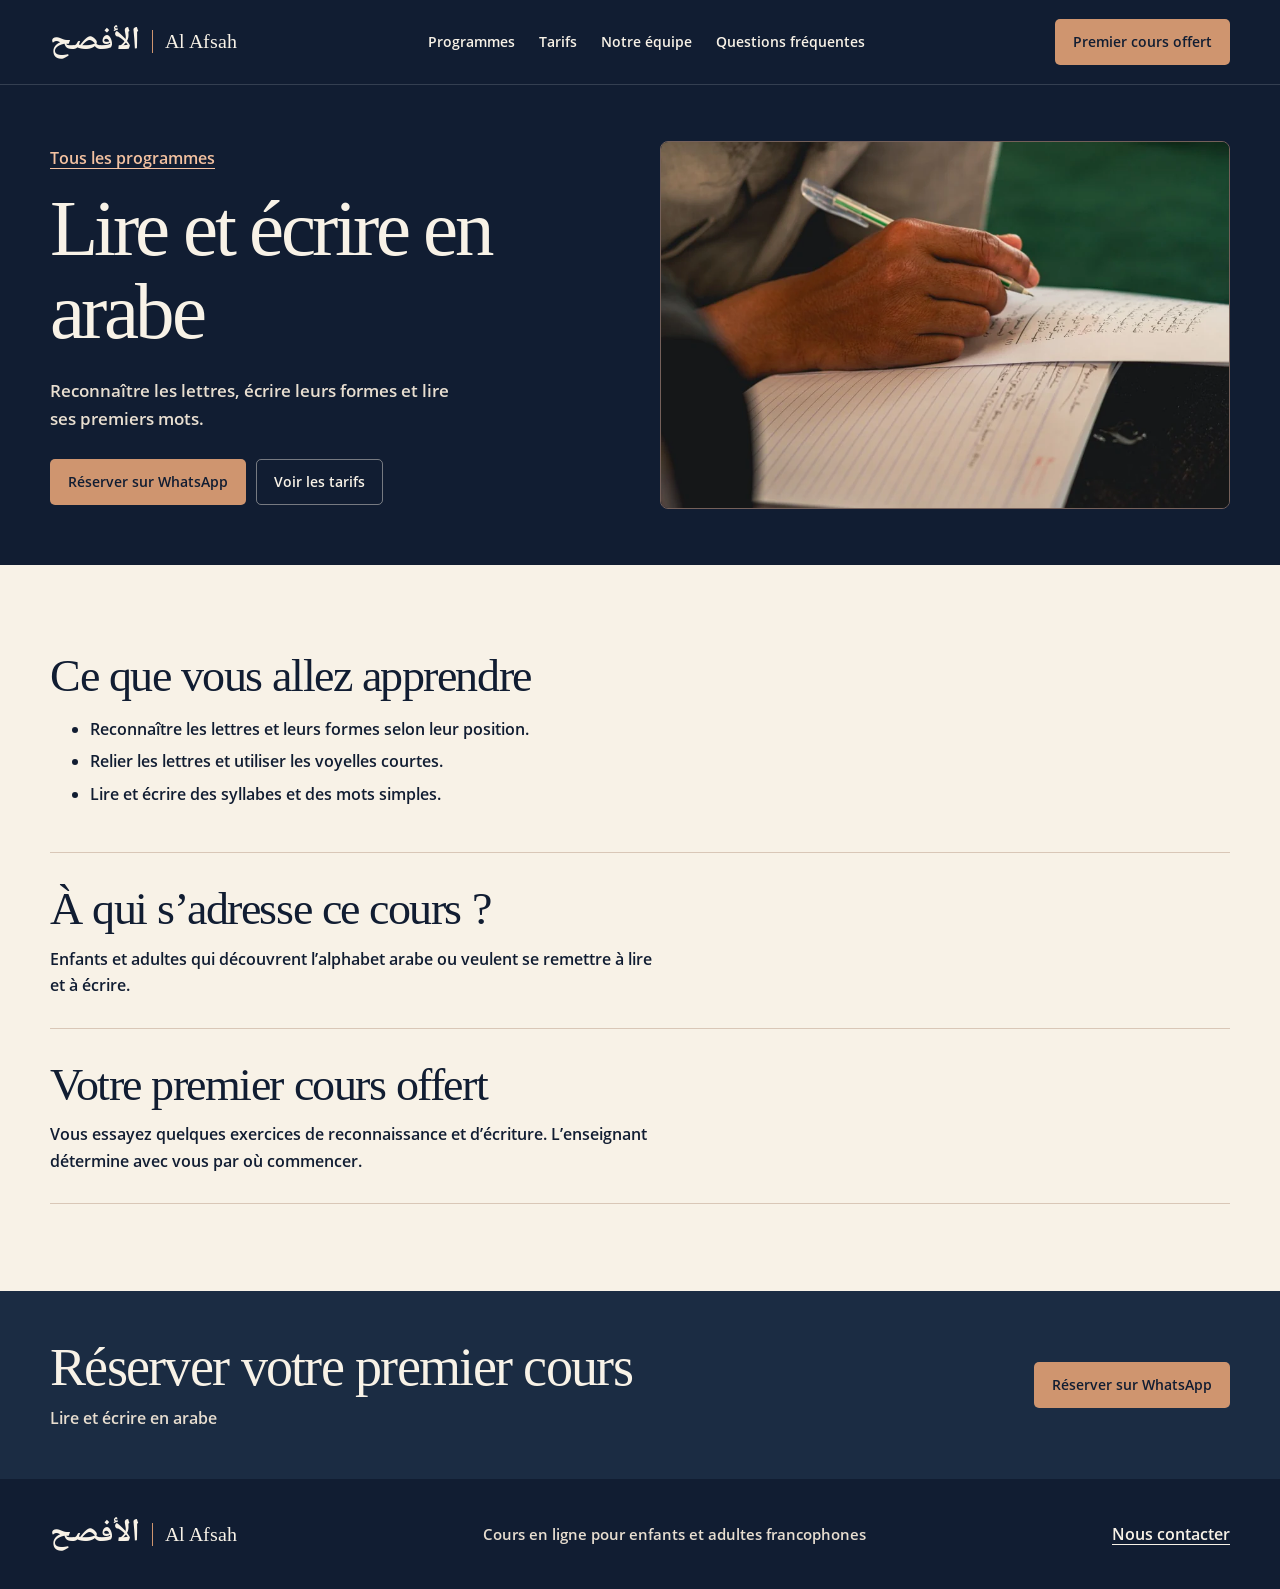
<file: programmes/lire-ecrire-arabe/index.html>
<!doctype html><html lang="fr"><head><meta charset="utf-8"><meta name="viewport" content="width=device-width, initial-scale=1"><title>Lire et écrire en arabe en ligne | Al Afsah</title><meta name="description" content="Reconnaître les lettres, écrire leurs formes et lire ses premiers mots."><link rel="canonical" href="https://al-afsah-academie.leanepoch4.chatgpt.site/programmes/lire-ecrire-arabe/"><meta property="og:title" content="Lire et écrire en arabe en ligne | Al Afsah"><meta property="og:description" content="Reconnaître les lettres, écrire leurs formes et lire ses premiers mots."><meta property="og:image" content="https://al-afsah-academie.leanepoch4.chatgpt.site/assets/hero.webp"><meta name="theme-color" content="#111d32"><link rel="stylesheet" href="../../styles.css"><script src="../../main.js" defer></script></head><body><a class="skip" href="#contenu">Aller au contenu</a><header class="site-header"><div class="wrap nav"><a class="brand" href="../../index.html" aria-label="Al Afsah, accueil"><b lang="ar" dir="rtl">الأفصح</b><span>Al Afsah</span></a><nav aria-label="Navigation principale"><a href="../../index.html#programmes">Programmes</a><a href="../../index.html#tarifs">Tarifs</a><a href="../../index.html#equipe">Notre équipe</a><a href="../../index.html#questions">Questions fréquentes</a></nav><a class="button header-button" href="https://wa.me/201159014574?text=Bonjour%2C%20je%20souhaite%20r%C3%A9server%20un%20premier%20cours%20offert%20chez%20Al%20Afsah.%20Pouvez-vous%20me%20renseigner%20%3F" target="_blank" rel="noopener noreferrer">Premier cours offert</a></div></header><main id="contenu"><section class="detail-hero"><div class="wrap detail-layout"><div><a class="back" href="../../index.html#programmes">Tous les programmes</a><h1>Lire et écrire en arabe</h1><p>Reconnaître les lettres, écrire leurs formes et lire ses premiers mots.</p><div class="actions"><a class="button primary" href="https://wa.me/201159014574?text=Bonjour%2C%20je%20souhaite%20r%C3%A9server%20un%20premier%20cours%20offert%20pour%20le%20programme%20Lire%20et%20%C3%A9crire%20en%20arabe.%20Quels%20cr%C3%A9neaux%20proposez-vous%20%3F" target="_blank" rel="noopener noreferrer">Réserver sur WhatsApp</a><a class="button outline" href="../../index.html#tarifs">Voir les tarifs</a></div></div><figure><img src="../../assets/ecriture.webp" alt="Une main écrit à l’encre sur une page en arabe." fetchpriority="high"></figure></div></section><div class="wrap section course-details"><section><h2>Ce que vous allez apprendre</h2><ul><li>Reconnaître les lettres et leurs formes selon leur position.</li><li>Relier les lettres et utiliser les voyelles courtes.</li><li>Lire et écrire des syllabes et des mots simples.</li></ul></section><section><h2>À qui s’adresse ce cours&nbsp;?</h2><p>Enfants et adultes qui découvrent l’alphabet arabe ou veulent se remettre à lire et à écrire.</p></section><section><h2>Votre premier cours offert</h2><p>Vous essayez quelques exercices de reconnaissance et d’écriture. L’enseignant détermine avec vous par où commencer.</p></section></div><section class="end-band"><div class="wrap end"><div><h2>Réserver votre premier cours</h2><p>Lire et écrire en arabe</p></div><a class="button primary" href="https://wa.me/201159014574?text=Bonjour%2C%20je%20souhaite%20r%C3%A9server%20un%20premier%20cours%20offert%20pour%20le%20programme%20Lire%20et%20%C3%A9crire%20en%20arabe.%20Quels%20cr%C3%A9neaux%20proposez-vous%20%3F" target="_blank" rel="noopener noreferrer">Réserver sur WhatsApp</a></div></section></main><footer><div class="wrap footer"><a class="brand" href="../../index.html" aria-label="Al Afsah, accueil"><b lang="ar" dir="rtl">الأفصح</b><span>Al Afsah</span></a><p>Cours en ligne pour enfants et adultes francophones</p><a class="footer-link" href="https://wa.me/201159014574?text=Bonjour%2C%20j%E2%80%99ai%20une%20question%20sur%20les%20cours%20d%E2%80%99Al%20Afsah." target="_blank" rel="noopener noreferrer">Nous contacter</a></div></footer><a class="floating" href="https://wa.me/201159014574?text=Bonjour%2C%20j%E2%80%99ai%20une%20question%20sur%20les%20cours%20d%E2%80%99Al%20Afsah." target="_blank" rel="noopener noreferrer">WhatsApp</a></body></html>
</file>
<file: styles.css>
@font-face{font-family:ReelSerif;src:url(assets/serif.ttf);font-display:swap}
@font-face{font-family:ReelSans;src:url(assets/sans.ttf);font-display:swap}
@font-face{font-family:ReelArabic;src:url(assets/arabic.ttf);font-display:swap}
:root{--navy:#111d32;--navy2:#1b2c43;--ivory:#f8f2e7;--paper:#fffbf4;--copper:#cf956f;--muted:#554b43;--rule:#d9c7b7;--serif:ReelSerif,Georgia,serif;--sans:ReelSans,system-ui,sans-serif}
*{box-sizing:border-box}
html{scroll-behavior:smooth}
body{margin:0;background:var(--ivory);color:var(--navy);font:1rem/1.65 var(--sans)}
img{display:block;width:100%;object-fit:cover}
a{color:inherit}
a:focus-visible,summary:focus-visible{outline:3px solid #b47248;outline-offset:5px}
p,figure{margin:0}
h1,h2,h3{font-family:var(--serif);font-weight:400;line-height:1.05;margin:0}
h1{font-size:clamp(2.85rem,6.2vw,5.75rem);letter-spacing:-.045em;max-width:11ch}
h2{font-size:clamp(2.15rem,4.2vw,3.65rem);letter-spacing:-.032em}
h3{font-size:clamp(1.55rem,2.4vw,2rem)}
.wrap{width:min(100% - 3rem,1180px);margin-inline:auto}
.skip{position:absolute;left:1rem;top:-8rem;z-index:5;background:white;padding:1em}
.skip:focus{top:1rem}
.site-header,.hero,.detail-hero{background:var(--navy);color:var(--ivory)}
.site-header{border-bottom:1px solid #ffffff26}
.nav{display:flex;align-items:center;justify-content:space-between;gap:1rem;min-height:84px}
.brand{display:inline-flex;align-items:center;gap:12px;text-decoration:none;white-space:nowrap;color:var(--ivory)}
.brand b{font:2rem/1.2 ReelArabic,serif}
.brand span{border-left:1px solid var(--copper);padding-left:12px;font:1.25rem var(--serif)}
nav{display:flex;gap:1.5rem}
nav a{font-size:.9rem;text-decoration:none}
nav a:hover,.program-link:hover,.footer-link:hover{color:var(--copper)}
.button{display:inline-flex;justify-content:center;align-items:center;min-height:46px;padding:.65rem 1.05rem;border:1px solid transparent;border-radius:5px;text-decoration:none;font-size:.9rem;line-height:1.35;text-align:center;transition:background-color .18s,color .18s}
.primary,.header-button{background:var(--copper);color:#111d32}
.primary:hover,.header-button:hover{background:#e4ad88}
.outline{border-color:#f8f2e770;color:var(--ivory)}
.outline:hover{background:#ffffff18}
.hero{background:radial-gradient(ellipse at 65% 0%,var(--navy2),var(--navy) 70%)}
.hero-layout{display:grid;grid-template-columns:1.05fr 1fr;align-items:center;gap:clamp(1.8rem,5vw,5rem);padding-block:clamp(3.2rem,7vw,7rem)}
.hero-copy em{display:block;color:#e1a783;font-weight:400}
.hero-copy p,.detail-hero p{max-width:42ch;margin-top:1.45rem;color:#e8ded0;font-size:1.06rem}
.actions{display:flex;flex-wrap:wrap;gap:.65rem;margin-top:1.65rem}
.hero-figure{position:relative;border:1px solid #d8a48280;padding:8px;border-radius:12px}
.hero-figure img{aspect-ratio:1.12;border-radius:7px}
.hero-figure figcaption{position:absolute;bottom:21px;left:21px;right:auto;max-width:calc(100% - 42px);padding:.35rem .75rem;border-radius:4px;background:#111d32e8;color:white;font-size:.88rem}
.section{padding-block:clamp(3.15rem,6.8vw,6rem)}
.section-heading{margin-bottom:1.6rem}
.section-heading p{margin-top:.65rem;color:var(--muted)}
.grid{display:grid;grid-template-columns:repeat(3,minmax(0,1fr));gap:1.2rem}
.card{display:flex;flex-direction:column;background:var(--paper);border:1px solid var(--rule);border-radius:9px;overflow:hidden}
.card-photo{display:block;overflow:hidden}
.card-photo img{aspect-ratio:1.62;transition:scale .28s}
.card-photo:hover img{scale:1.035}
.card-body{display:flex;flex-direction:column;flex:1;padding:1.3rem}
.card-body p{margin:.65rem 0 1.1rem;color:var(--muted)}
.card-actions{margin-top:auto;display:flex;align-items:center;flex-wrap:wrap;gap:.55rem .9rem}
.program-link,.back,.inline-link,.footer-link{text-underline-offset:4px}
.program-link{font-size:.88rem;min-height:44px;display:inline-flex;align-items:center}
.small{background:var(--navy);color:white;padding-inline:.7rem;min-height:44px;font-size:.84rem}
.small:hover{background:#2b425c}
.steps-band{background:#ede2d5}
.steps{padding:0;margin:0;list-style:none;display:grid;grid-template-columns:repeat(3,1fr);gap:1rem}
.steps li{border-top:2px solid #ab6d47;padding:1.1rem 1.1rem .3rem 0}
.steps p,.paths p{margin-top:.65rem;color:var(--muted)}
.team,.faq{display:grid;grid-template-columns:minmax(14rem,.8fr) 1.2fr;gap:1.75rem}
.team{border-bottom:1px solid var(--rule)}
.team p{max-width:56ch}
details{border-top:1px solid var(--rule);padding:.85rem 0}
details:last-child{border-bottom:1px solid var(--rule)}
summary{cursor:pointer;padding:.25rem 0}
details p{margin-top:.65rem;color:var(--muted)}
.end-band{background:var(--navy2);color:var(--ivory)}
.end{display:flex;gap:1.5rem;align-items:center;justify-content:space-between;padding-block:3rem}
.end p{margin-top:.6rem;color:#e8ded0}
footer{background:var(--navy);color:var(--ivory)}
.footer{min-height:110px;display:flex;align-items:center;justify-content:space-between;gap:1rem;padding-block:1.25rem}
.footer p{font-size:.92rem;color:#e8ded0}
.floating{display:none}
.detail-layout{display:grid;grid-template-columns:1fr 1fr;gap:2.5rem;align-items:center;padding-block:3.5rem}
.detail-layout img{aspect-ratio:1.55;border-radius:8px;border:1px solid #d8a48280}
.detail-layout h1{max-width:15ch;margin-top:1rem}
.back{color:#f4c2a1}
.course-details{display:grid;gap:2rem}
.course-details section{border-bottom:1px solid var(--rule);padding-bottom:1.8rem}
.course-details h2{font-size:clamp(1.8rem,3.7vw,2.85rem);margin-bottom:.8rem}
.course-details p{max-width:68ch}
.course-details li+li{margin-top:.4rem}
.paths{display:grid;grid-template-columns:repeat(3,1fr);gap:1rem}
.paths article{padding:1.15rem;background:var(--paper);border:1px solid var(--rule);border-radius:8px}
@media(max-width:880px){.grid{grid-template-columns:repeat(2,minmax(0,1fr))}.nav{flex-wrap:wrap;padding-block:.65rem}.nav nav{order:3;width:100%;justify-content:center}}
@media(max-width:660px){.wrap{width:calc(100% - 2rem)}.hero-layout,.detail-layout,.steps,.team,.faq,.paths{grid-template-columns:1fr}.grid{gap:.8rem}.hero-layout{padding-block:2.5rem}.hero-figure img{aspect-ratio:1.55}.nav{min-height:0}.nav nav{gap:.8rem;justify-content:space-between}.nav nav a{font-size:.84rem}.header-button{padding:.52rem .6rem;font-size:.8rem}.brand{gap:7px}.brand b{font-size:1.65rem}.brand span{padding-left:7px;font-size:1.04rem}.end,.footer{align-items:flex-start;flex-direction:column}.footer{padding-bottom:4.8rem}.floating{display:inline-flex;align-items:center;min-height:48px;position:fixed;right:1rem;bottom:max(1rem,env(safe-area-inset-bottom));padding:0 .95rem;border-radius:100px;background:#175c44;color:white;text-decoration:none;box-shadow:0 4px 20px #0003;z-index:3}.detail-layout{padding-block:2.25rem;gap:1.4rem}}
@media(max-width:460px){.grid{grid-template-columns:1fr}.actions .button{width:100%}}
@media(prefers-reduced-motion:reduce){*,*::before,*::after{scroll-behavior:auto!important;transition:none!important}}
.credit{color:#e8ded0;font-size:.875rem;margin-top:.55rem}.credit a{text-underline-offset:3px}

/* Shared program and pricing hierarchy */
.hero-layout{grid-template-columns:1fr 1.13fr;gap:clamp(1.8rem,5vw,4.25rem)}
.hero-figure{padding:0;border-color:#d8a48270;border-radius:10px;overflow:hidden}
.hero-figure img{aspect-ratio:1.32;border-radius:0;object-position:53% 50%}
.hero-figure figcaption{bottom:.8rem;left:.8rem}
#programmes{padding-bottom:clamp(2.8rem,5vw,4.5rem)}
.pricing{border-top:1px solid var(--rule);scroll-margin-top:1rem}
.duration-picker{border:0;padding:0;margin:0;min-inline-size:0}
.duration-picker legend{padding:0;margin:0 0 .65rem;font-size:.94rem}
.duration-picker>input{position:absolute;inline-size:1px;block-size:1px;opacity:0}
.duration-picker>label{display:inline-flex;align-items:center;justify-content:center;min-height:46px;padding:.55rem 1.05rem;margin-right:.35rem;border:1px solid #9d7760;border-radius:5px;background:var(--paper);cursor:pointer}
.duration-picker>input:checked+label{background:var(--navy);border-color:var(--navy);color:var(--ivory)}
.duration-picker>input:focus-visible+label{outline:3px solid #b47248;outline-offset:4px}
.price-grid{display:none;grid-template-columns:repeat(3,minmax(0,1fr));gap:1rem;margin-top:1.3rem}
#duration-30:checked~.price-30,#duration-60:checked~.price-60{display:grid}
.price-card{display:flex;flex-direction:column;align-items:flex-start;padding:1.35rem;background:var(--paper);border:1px solid var(--rule);border-radius:9px}
.price-highlight{background:var(--navy);border-color:var(--navy);color:var(--ivory);box-shadow:inset 0 4px 0 var(--copper)}
.price-description{margin-top:.55rem;color:var(--muted)}
.price-highlight .price-description,.price-highlight .price-unit{color:#e8ded0}
.price-total{font:clamp(2.6rem,5vw,4rem)/1 var(--serif);margin-top:1.35rem}
.price-unit{margin:.5rem 0 1.25rem;color:var(--muted)}
.price-card .button{margin-top:auto}
.price-button{border-color:#9d7760}
.price-button:hover{background:#ede2d5}
@media(max-width:660px){
 .hero-layout,.price-grid{grid-template-columns:1fr}
 .hero-figure img{aspect-ratio:1.52}
 .nav nav{flex-wrap:wrap;justify-content:flex-start;gap:.3rem 1rem}
 .price-card .button{width:100%}
}

.course-grid{gap:clamp(1rem,2vw,1.5rem)}
.course-grid .card{border-color:#cfbbab;border-radius:12px;box-shadow:0 10px 28px #26190d0b}
.course-grid .card-photo{position:relative;background:#e9ded0;isolation:isolate}
.course-grid .card-photo::after{content:"";position:absolute;inset:auto 0 0;height:26%;background:linear-gradient(transparent,#111d3230);pointer-events:none}
.course-grid .card-photo img{aspect-ratio:1.7}
.course-grid .card-body{padding:clamp(1.2rem,2.3vw,1.65rem);border-top:2px solid var(--copper)}
.course-grid .card-actions{padding-top:.75rem;border-top:1px solid var(--rule)}
.course-grid .card h3{max-width:23ch}
.course-grid [data-course="coran-tajwid"] img{object-position:50% 51%}
.course-grid [data-course="lire-ecrire-arabe"] img{object-position:50% 57%}
@media(max-width:460px){
 .course-grid .card-photo img{aspect-ratio:1.56}
 .course-grid .card-actions{justify-content:space-between}
}
</file>
